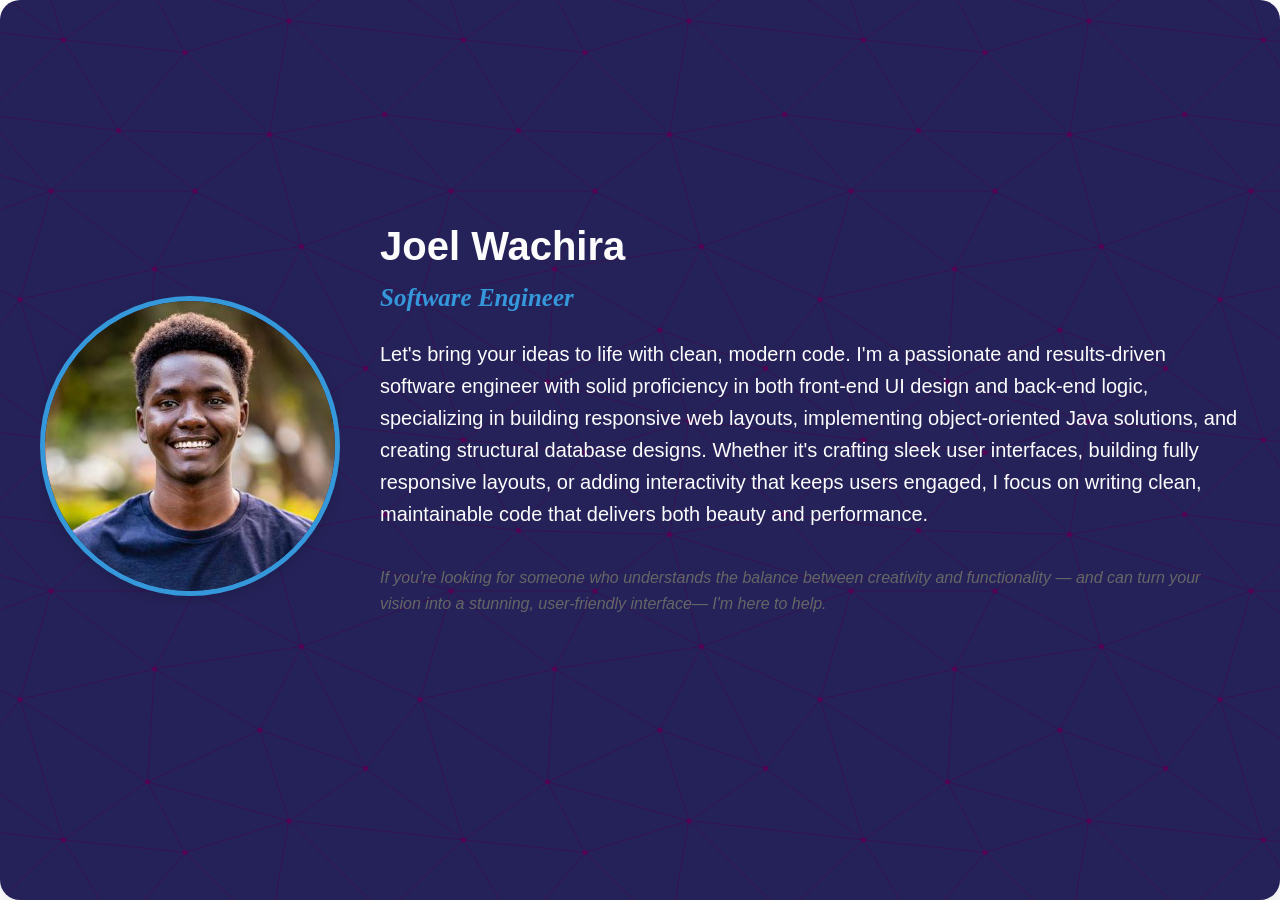
<file: Joel Wachira Portfolio.html>
<!DOCTYPE html>
<html lang="eng" dir="ltr">

<head>
    <meta charset="UTF-8">
    <meta name="author" content="Joel Wachira">
    <meta name="description" content="Portfolio">
    <meta name="viewport" content="width=device-width, initial-scale=1.0">
    <title>Joel Wachira</title>
    <link href="Joel Wachira Portfolio.css" rel="stylesheet">
</head>

<body>
    <main>
    <div class="image">
        <img src="Joel Wachira photo.jpeg" alt="Joel Wachira Picture"> <!--image on the left-->
    </div>

    <div class="portfolio-content">
        <div class="headings">
            <h1 class="heading-1">Joel Wachira</h1>
            <h3 class="heading-2">Software Engineer</h3>
        </div>

        <div class="description">
            <p>Let's bring your ideas to life with clean, modern code. I'm a passionate and results-driven software engineer with solid proficiency in both front-end UI design and back-end logic, specializing in building responsive web layouts, implementing object-oriented Java solutions, and creating structural database designs. Whether it's crafting sleek user interfaces, building fully responsive layouts, or adding interactivity that keeps users engaged, I focus on writing clean, maintainable code that delivers both beauty and performance.
            </p>
            <br>
            <aside>If you're looking for someone who understands the balance between creativity and functionality — and can turn your vision into a stunning, user-friendly interface— I'm here to help.</aside>
        </div>
        
    </div>
    </main>
    
</body>

</html>
</file>
<file: Joel Wachira Portfolio.css>
/* css file for portfolio */
* {
    margin: 0;
    padding: 0;
    box-sizing: border-box;
    overflow: hidden;
  }
  
  body {
    font-family: 'Segoe UI', Tahoma, Geneva, Verdana, sans-serif;
    line-height: 1.6;
    padding: 0px;
    height: 100%;
  }
  
  main {
    min-height: 100vh; /* 100% of the viewport height */
    display: flex;
    flex-direction: row;
    align-items: center;
    justify-content: center;
    gap: 40px;
    margin: auto;
    padding: 40px;
    background-color: hsla(244, 75%, 16%, 0.9);

    /*main background design*/
    background-image: url("data:image/svg+xml,%3Csvg xmlns='http://www.w3.org/2000/svg' width='400' height='400' viewBox='0 0 800 800'%3E%3Cg fill='none' stroke='%23404' stroke-width='1'%3E%3Cpath d='M769 229L1037 260.9M927 880L731 737 520 660 309 538 40 599 295 764 126.5 879.5 40 599-197 493 102 382-31 229 126.5 79.5-69-63'/%3E%3Cpath d='M-31 229L237 261 390 382 603 493 308.5 537.5 101.5 381.5M370 905L295 764'/%3E%3Cpath d='M520 660L578 842 731 737 840 599 603 493 520 660 295 764 309 538 390 382 539 269 769 229 577.5 41.5 370 105 295 -36 126.5 79.5 237 261 102 382 40 599 -69 737 127 880'/%3E%3Cpath d='M520-140L578.5 42.5 731-63M603 493L539 269 237 261 370 105M902 382L539 269M390 382L102 382'/%3E%3Cpath d='M-222 42L126.5 79.5 370 105 539 269 577.5 41.5 927 80 769 229 902 382 603 493 731 737M295-36L577.5 41.5M578 842L295 764M40-201L127 80M102 382L-261 269'/%3E%3C/g%3E%3Cg fill='%23505'%3E%3Ccircle cx='769' cy='229' r='5'/%3E%3Ccircle cx='539' cy='269' r='5'/%3E%3Ccircle cx='603' cy='493' r='5'/%3E%3Ccircle cx='731' cy='737' r='5'/%3E%3Ccircle cx='520' cy='660' r='5'/%3E%3Ccircle cx='309' cy='538' r='5'/%3E%3Ccircle cx='295' cy='764' r='5'/%3E%3Ccircle cx='40' cy='599' r='5'/%3E%3Ccircle cx='102' cy='382' r='5'/%3E%3Ccircle cx='127' cy='80' r='5'/%3E%3Ccircle cx='370' cy='105' r='5'/%3E%3Ccircle cx='578' cy='42' r='5'/%3E%3Ccircle cx='237' cy='261' r='5'/%3E%3Ccircle cx='390' cy='382' r='5'/%3E%3C/g%3E%3C/svg%3E");
    border-radius: 20px;
    box-shadow: 0 10px 25px rgba(0, 0, 0, 0.1);
  }
  
  /* Image Section */
  .image img {
    width: 300px;
    height: 300px;
    object-fit: cover;
    border-radius: 50%; /* Makes it round */
    border: 5px solid #3498db;
    box-shadow: 0 4px 12px rgba(0, 0, 0, 0.15);
  }
  
  /* Content Section */
  .portfolio-content {
    flex: 1;
    padding-bottom: 70px;
  }
  
  .headings .heading-1 {
    font-size: 2.5rem;
    color:hsla(311, 0%, 99%) ;
  }
  
  .headings .heading-2 {
    font-size: 25px;
    font-family: "PT Serif", serif;
    font-weight: 700;
    font-style: italic;;
    color: #3498db;
    margin-bottom: 20px;
  }
  
  .description p {
    font-size: 20px;
    margin-bottom: 10px;
    color: hsla(311, 0%, 99%);
  }
  
  .description aside {
    font-style: italic;
    color: #666;
  }
  
  /* Responsive */
  @media (max-width: 768px) {
    main {
      flex-direction: column;
      text-align: center;
    }
  
    .image img {
      width: 200px;
      height: 200px;
    }

    .description p {
    font-size: 1rem;
    }
  }
</file>
